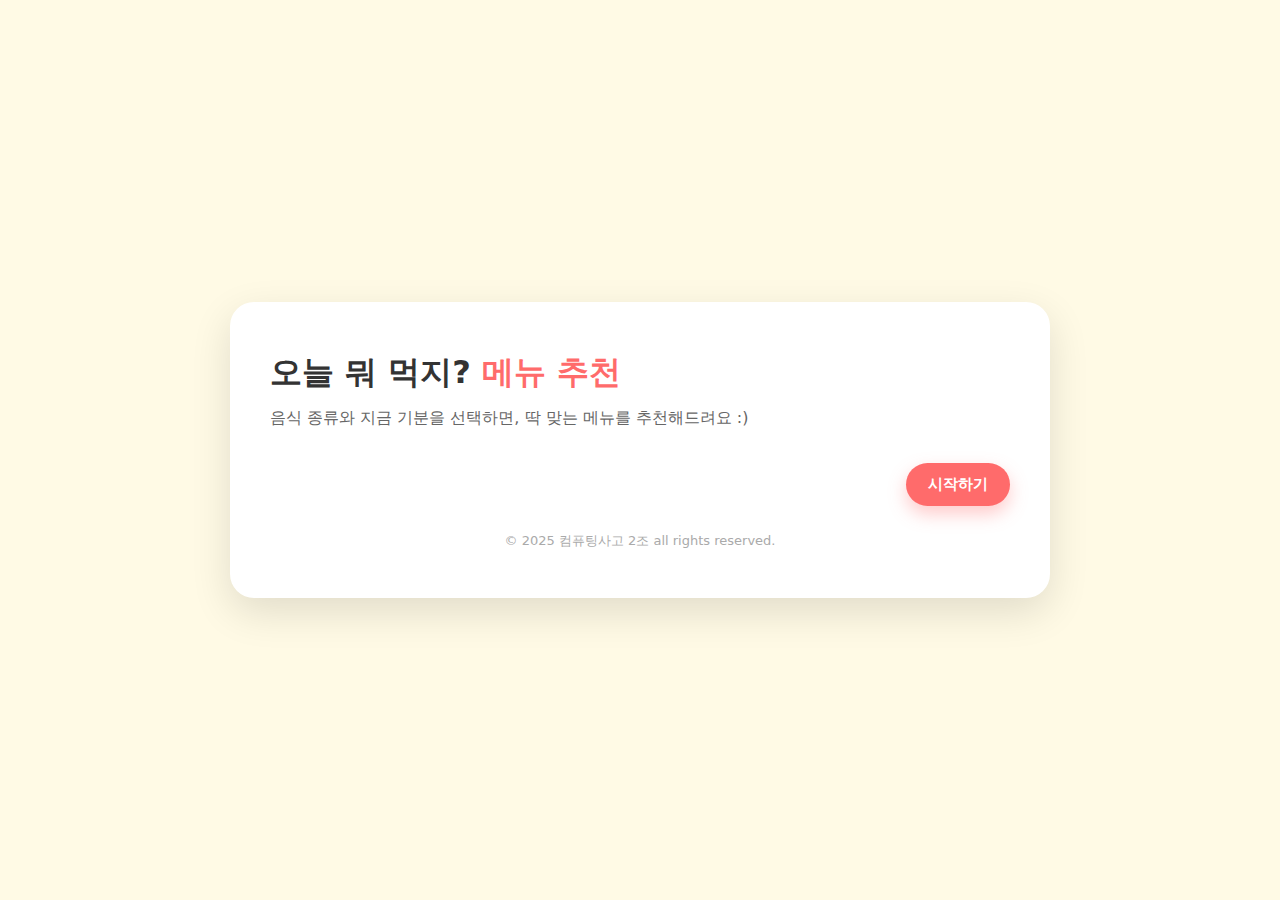
<file: index.html>
<!doctype html>
<html lang="ko">
<head>
    <meta charset="utf-8">
    <title>메뉴 추천 - 시작</title>

    <!-- 반응형 화면 대응 -->
    <meta name="viewport" content="width=device-width, initial-scale=1.0">

    <!-- 공통 스타일 -->
    <link rel="stylesheet" href="style.css">
</head>
<body>
<div class="page-wrapper">
    <div class="card">

        <h1 class="start-title">
            오늘 뭐 먹지? <span class="start-highlight">메뉴 추천</span>
        </h1>

        <p class="start-description">
            음식 종류와 지금 기분을 선택하면, 딱 맞는 메뉴를 추천해드려요 :)
        </p>

        <div class="card-footer-right">
            <button class="btn btn-primary" data-role="start-btn">
                시작하기
            </button>
        </div>

        <!-- copyright -->
        <p class="copyright-text">
            © 2025 컴퓨팅사고 2조 all rights reserved.
        </p>

    </div>
</div>

<script src="main.js"></script>
</body>
</html>
</file>
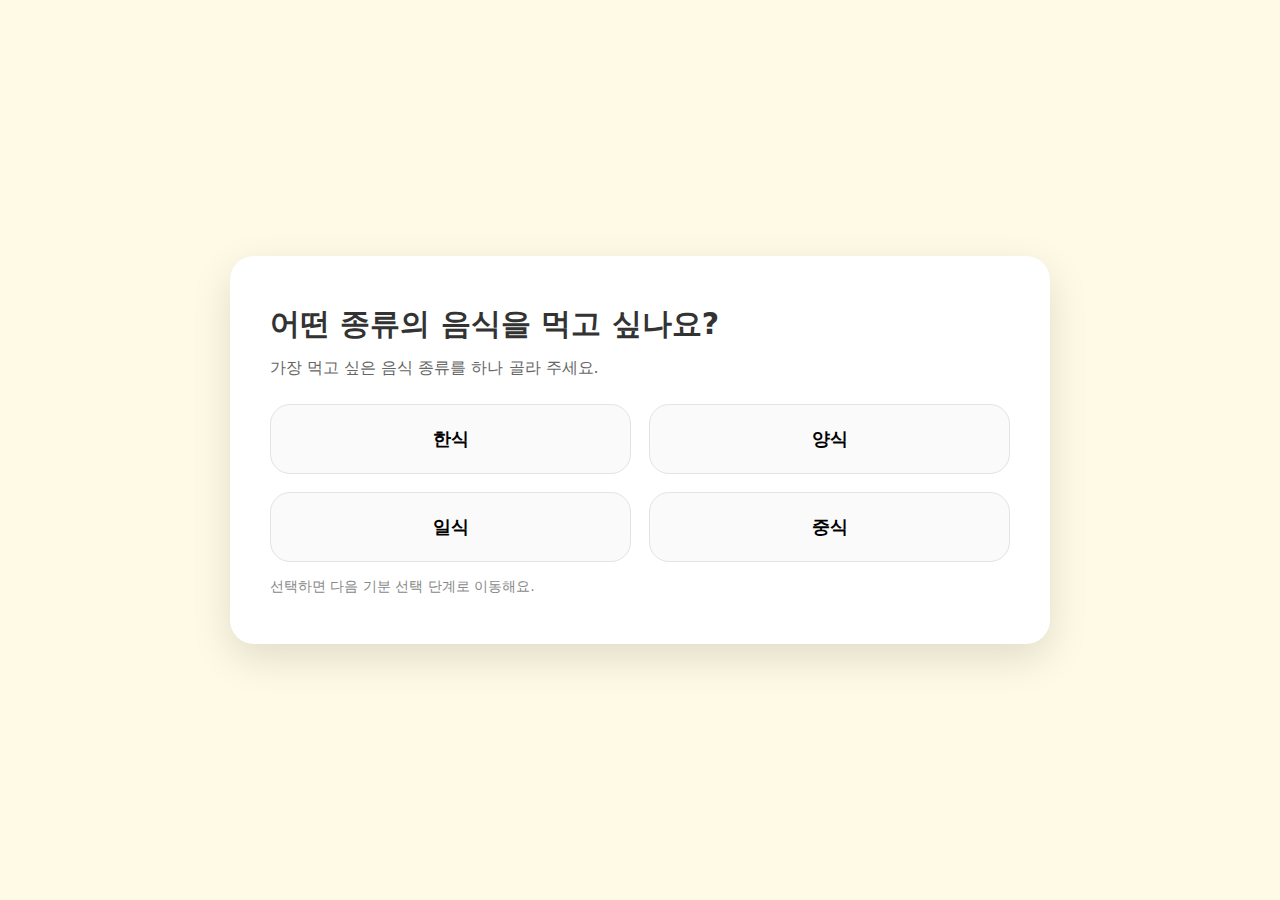
<file: choose.html>
<!doctype html>
<html lang="ko">
<head>
    <meta charset="utf-8">
    <title>메뉴 추천 - 음식 선택</title>

    <!-- 반응형 대응 -->
    <meta name="viewport" content="width=device-width, initial-scale=1.0">

    <!-- 공통 스타일 -->
    <link rel="stylesheet" href="style.css">
</head>
<body>
<div class="page-wrapper">
    <div class="card">

        <h2 class="page-title">어떤 종류의 음식을 먹고 싶나요?</h2>
        <p class="page-subtitle">가장 먹고 싶은 음식 종류를 하나 골라 주세요.</p>

        <div class="food-grid">
            <button class="food-btn" data-cuisine="korean">한식</button>
            <button class="food-btn" data-cuisine="western">양식</button>
            <button class="food-btn" data-cuisine="japanese">일식</button>
            <button class="food-btn" data-cuisine="chinese">중식</button>
        </div>

        <p class="helper-text">
            선택하면 다음 기분 선택 단계로 이동해요.
        </p>

    </div>
</div>

<script src="main.js"></script>
</body>
</html>
</file>
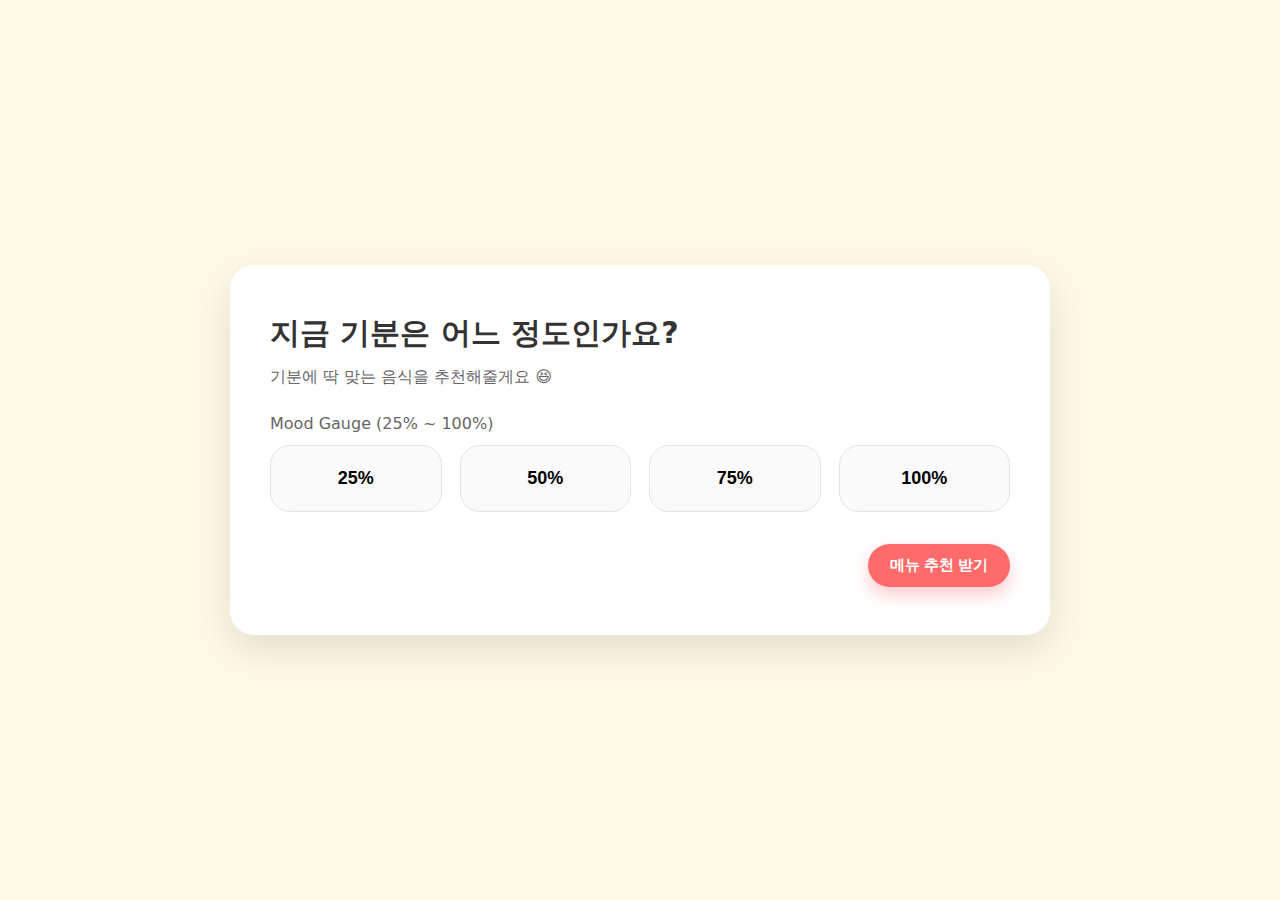
<file: mood.html>
<!doctype html>
<html lang="ko">
<head>
    <meta charset="utf-8">
    <title>메뉴 추천 - 기분 선택</title>

    <!-- 반응형 대응 -->
    <meta name="viewport" content="width=device-width, initial-scale=1.0">

    <!-- 공통 스타일 -->
    <link rel="stylesheet" href="style.css">
</head>
<body>
<div class="page-wrapper">
    <div class="card">

        <h2 class="page-title">지금 기분은 어느 정도인가요?</h2>
        <p class="page-subtitle">기분에 딱 맞는 음식을 추천해줄게요 😆</p>

        <div class="mood-gauge-wrapper">
            <div class="mood-gauge-label">Mood Gauge (25% ~ 100%)</div>

            <div class="mood-gauge">
                <button type="button" class="mood-segment" data-mood="25">25%</button>
                <button type="button" class="mood-segment" data-mood="50">50%</button>
                <button type="button" class="mood-segment" data-mood="75">75%</button>
                <button type="button" class="mood-segment" data-mood="100">100%</button>
            </div>
        </div>

        <div class="card-footer-right">
            <button class="btn btn-primary" data-role="mood-submit">
                메뉴 추천 받기
            </button>
        </div>

    </div>
</div>

<script src="main.js"></script>
</body>
</html>
</file>
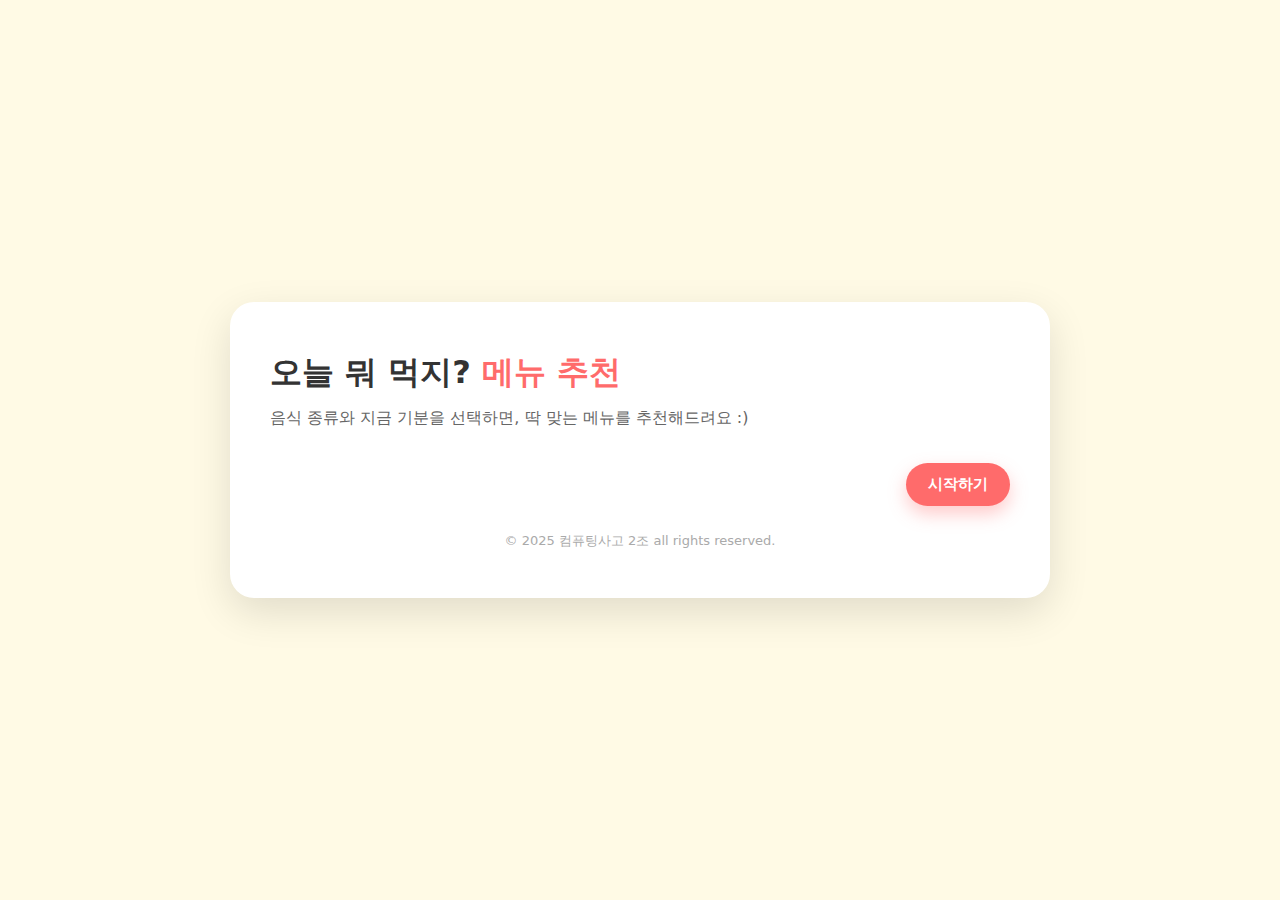
<file: restaurant.html>
<!doctype html>
<html lang="ko">
<head>
    <meta charset="utf-8">
    <title>메뉴 추천 - 관련 맛집 추천</title>

    <!-- 반응형 대응 -->
    <meta name="viewport" content="width=device-width, initial-scale=1.0">

    <!-- 공통 스타일 -->
    <link rel="stylesheet" href="style.css">
</head>
<body>

<div class="page-wrapper">
    <div class="card">

        <h2 class="page-title">관련 맛집 추천</h2>
        <p class="page-subtitle">
            오늘 추천된 메뉴를 파는 학교 주변 맛집이에요!
        </p>

        <p class="helper-text">
            추천 메뉴: <span data-role="selected-menu-name">-</span>
        </p>

        <ul class="restaurant-list" data-role="restaurant-list">
            <!-- JS에서 맛집 목록 자동 생성 -->
        </ul>

        <!-- 버튼 두 개 가로 배치 -->
        <div class="restaurant-btn-row">
            <button class="btn btn-outline" data-role="restaurant-back-result">
                결과 화면 다시 보기
            </button>
            <button class="btn btn-primary" data-role="restaurant-restart">
                처음으로 돌아가기
            </button>
        </div>

    </div>
</div>

<script src="main.js"></script>
</body>
</html>
</file>
<file: style.css>
/* ===============================
    기본 설정
================================= */
* {
    box-sizing: border-box;
    margin: 0;
    padding: 0;
}

body {
    margin: 0;
    background: #FFFAE5;
    font-family: "Noto Sans KR", system-ui, -apple-system, sans-serif;
    color: #333;
    font-size: 18px;
}

/* ===============================
    공통 레이아웃
================================= */
.page-wrapper {
    min-height: 100vh;
    display: flex;
    justify-content: center;
    align-items: center;
    padding: 24px;
}

.card {
    background: #ffffff;
    border-radius: 24px;
    padding: 48px 40px;
    max-width: 820px;
    width: 100%;
    box-shadow: 0 14px 40px rgba(0, 0, 0, 0.12);
}

/* ===============================
    제목/텍스트 스타일
================================= */
.page-title {
    font-size: 30px;
    font-weight: 800;
    margin-bottom: 10px;
}

.page-subtitle {
    font-size: 16px;
    color: #666;
    margin-bottom: 24px;
    line-height: 1.6;
}

/* 시작 화면 전용 */
.start-title {
    font-size: 32px;
    font-weight: 800;
    margin-bottom: 10px;
    line-height: 1.4;
}

.start-highlight {
    color: #ff6b6b;
}

.start-description {
    font-size: 16px;
    color: #666;
    line-height: 1.6;
    margin-bottom: 32px;
}

.helper-text {
    margin-top: 16px;
    font-size: 14px;
    color: #888;
}

/* ===============================
    버튼 스타일
================================= */
.btn {
    border: none;
    outline: none;
    border-radius: 999px;
    padding: 12px 22px;
    font-size: 15px;
    font-weight: 600;
    cursor: pointer;
    transition: all 0.18s ease;
    white-space: nowrap;
}

.btn-primary {
    background: #ff6b6b;
    color: #fff;
    box-shadow: 0 8px 18px rgba(255, 107, 107, 0.35);
}

.btn-primary:hover {
    background: #ff4d4d;
    box-shadow: 0 10px 24px rgba(255, 107, 107, 0.45);
    transform: translateY(-1px);
}

.btn-secondary {
    background: #ffffff;
    color: #555;
    border: 1px solid #ddd;
}

.btn-secondary:hover {
    background: #fafafa;
}

.btn-outline {
    background: #fff;
    color: #555;
    border: 1px solid #ddd;
}

.btn-outline:hover {
    background: #f7f7f7;
}

.card-footer-right {
    display: flex;
    justify-content: flex-end;
    margin-top: 28px;
}

/* ===============================
    음식 선택 화면 (choose.html)
================================= */
.food-grid {
    display: grid;
    grid-template-columns: repeat(2, 1fr);
    gap: 18px;
}

.food-btn {
    padding: 22px 20px;
    border-radius: 20px;
    background: #fafafa;
    border: 1px solid #e3e3e3;
    font-size: 18px;
    font-weight: 700;
    cursor: pointer;
    transition: all 0.15s ease;
    text-align: center;
}

.food-btn:hover {
    background: #ffecec;
    border-color: #ff6b6b;
}

.food-btn.selected {
    background: #ff6b6b;
    color: #fff;
    border-color: #ff6b6b;
}

/* ===============================
    기분 선택 화면 (mood.html)
================================= */
.mood-gauge-wrapper {
    margin: 24px 0 32px;
}

.mood-gauge-label {
    font-size: 16px;
    color: #666;
    margin-bottom: 12px;
}

.mood-gauge {
    display: grid;
    grid-template-columns: repeat(4, 1fr);
    gap: 18px;
}

.mood-segment {
    padding: 22px 20px;
    border-radius: 20px;
    background: #fafafa;
    border: 1px solid #e3e3e3;
    font-size: 18px;
    font-weight: 700;
    text-align: center;
    cursor: pointer;
    transition:
        background-color 0.18s ease,
        border-color 0.18s ease,
        box-shadow 0.18s ease,
        transform 0.12s ease,
        color 0.18s ease;
}

.mood-segment:hover {
    background: #ffecec;
    border-color: #ff6b6b;
    transform: translateY(-1px);
    box-shadow: 0 6px 14px rgba(0, 0, 0, 0.06);
}

.mood-segment.filled {
    background: #ff6b6b;
    border-color: #ff6b6b;
    color: #fff;
    box-shadow: 0 8px 18px rgba(255, 107, 107, 0.45);
    transform: translateY(-1px);
}

/* ===============================
    결과 화면 (result.html)
    → 이미지 왼쪽, 텍스트 오른쪽
================================= */
.result-main {
    display: flex;
    flex-direction: column;
    gap: 24px;
    margin-top: 8px;
}

/* ★ 모든 결과 이미지 크기 일정하게 */
.result-image-wrapper {
    flex: 0 0 260px;            /* PC 기준 고정 폭/높이 느낌 */
    display: flex;
    justify-content: center;
    align-items: center;
}

.result-image {
    width: 220px;
    height: 220px;
    border-radius: 20px;
    object-fit: cover;          /* 비율 유지하면서 잘라내기 */
    box-shadow: 0 6px 20px rgba(0, 0, 0, 0.15);
}

.result-text {
    flex: 1;
    display: flex;
    flex-direction: column;
    justify-content: center;
}

.result-name {
    margin-bottom: 12px;
    font-size: 26px;
    font-weight: 800;
}

.result-desc {
    font-size: 18px;
    color: #555;
    line-height: 1.6;
}

/* 결과 화면 버튼 */
.result-btn-row {
    display: flex;
    gap: 12px;
    margin-top: 24px;
}

.result-btn-row .btn {
    flex: 1;
}

/* ===============================
    맛집 추천 화면 (restaurant.html)
================================= */
.restaurant-list {
    list-style: none;
    padding: 0;
    margin: 20px 0 0;
    display: flex;
    flex-direction: column;
    gap: 14px;
}

.restaurant-item {
    background: #fff;
    padding: 16px 20px;
    border-radius: 18px;
    border: 1px solid #e5e5e5;
    box-shadow: 0 4px 12px rgba(0,0,0,0.06);
}

.restaurant-name {
    font-size: 18px;
    font-weight: 700;
    margin-bottom: 4px;
}

.restaurant-desc {
    font-size: 14px;
    color: #666;
}

/* ★ 구글 지도에서 보기 버튼 */
.restaurant-map-link {
    display: inline-block;
    margin-top: 8px;
    font-size: 13px;
    text-decoration: none;
    padding: 6px 12px;
    border-radius: 999px;
    border: 1px solid #ff6b6b;
    color: #ff6b6b;
    font-weight: 600;
}

.restaurant-map-link:hover {
    background: #ff6b6b;
    color: #ffffff;
}

/* 추천 메뉴 이름 강조 */
[data-role="selected-menu-name"] {
    font-size: 20px;
    font-weight: 800;
    color: #000;
}

/* 맛집 화면 하단 버튼 */
.restaurant-btn-row {
    display: flex;
    gap: 10px;
    margin-top: 24px;
}

.restaurant-btn-row .btn {
    flex: 1;
}

/* ===============================
    저작권
================================= */
copyright,
.copyright-text {
    margin-top: 26px;
    font-size: 13px;
    color: #aaa;
    text-align: center;
}

/* ===============================
    반응형
================================= */
@media (min-width: 720px) {
    .result-main {
        flex-direction: row;
    }
}

@media (max-width: 640px) {
    .card {
        padding: 32px 20px;
        border-radius: 20px;
    }

    .page-title {
        font-size: 24px;
    }

    .start-title {
        font-size: 26px;
    }

    .food-grid {
        grid-template-columns: 1fr 1fr;
        gap: 14px;
    }

    .result-main {
        flex-direction: column;
        align-items: center;
    }

    /* 모바일에서 결과 이미지도 일정 크기 유지 + 가운데 정렬 */
    .result-image-wrapper {
        flex: 0 0 auto;
    }

    .result-image {
        width: 200px;
        height: 200px;
        max-width: 100%;
        margin: 0 auto;
    }

    .result-btn-row {
        flex-direction: column;
    }

    .restaurant-btn-row {
        flex-direction: column;
    }

    .mood-gauge {
        gap: 12px;
    }

    .mood-segment {
        padding: 18px 16px;
        font-size: 16px;
    }
}
</file>
